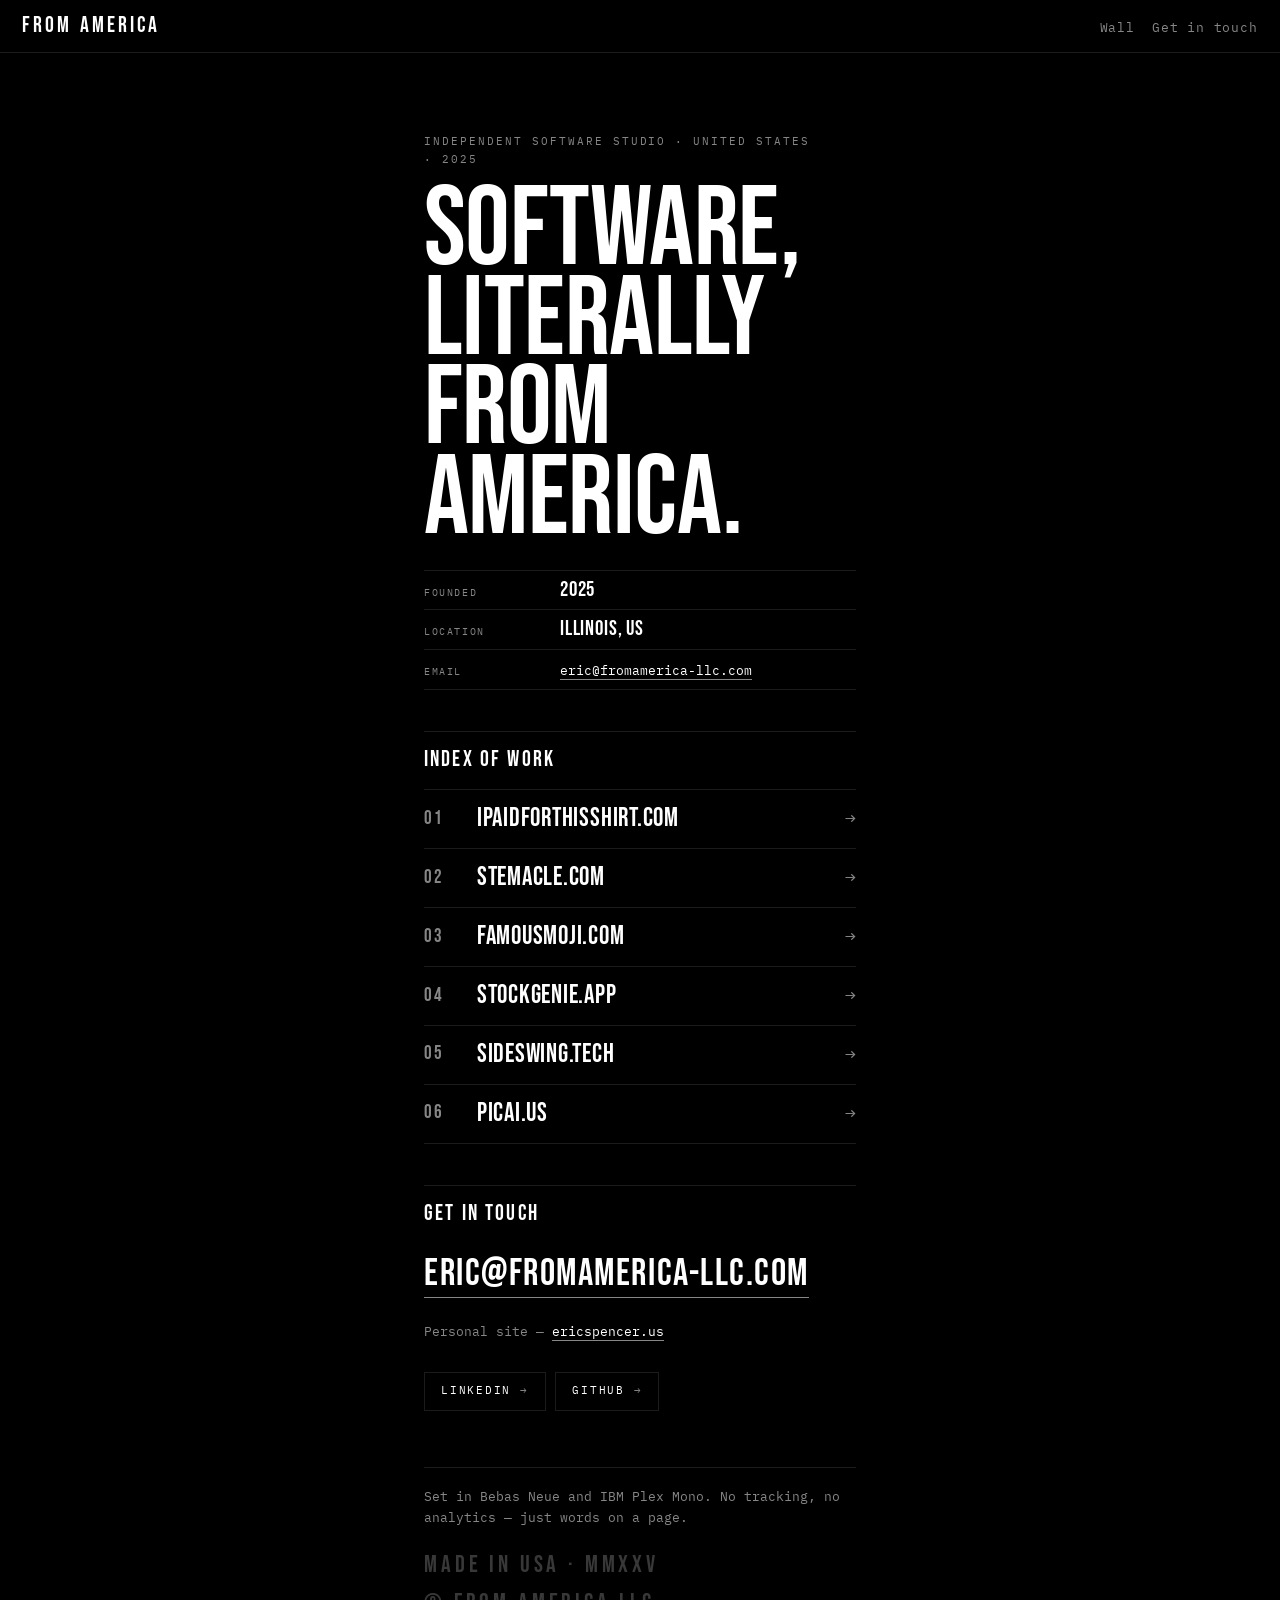
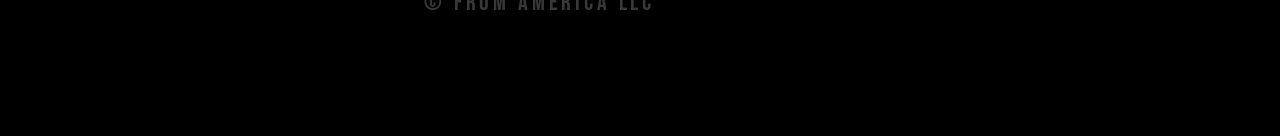
<file: about/index.html>
<!DOCTYPE html>
<html lang="en">
<head>
<meta charset="utf-8">
<meta name="viewport" content="width=device-width, initial-scale=1">
<title>From America LLC — Software, literally from America.</title>
<meta name="description" content="FROM AMERICA LLC — an independent software studio in Illinois making apps for iPhone and tools for the web.">
<link rel="preconnect" href="https://fonts.googleapis.com">
<link rel="preconnect" href="https://fonts.gstatic.com" crossorigin>
<link href="https://fonts.googleapis.com/css2?family=Bebas+Neue&family=IBM+Plex+Mono:wght@400;500;600&display=swap" rel="stylesheet">
<link rel="stylesheet" href="/style.css">
</head>
<body class="page">

<header class="bar">
  <a class="mark" href="/">From America</a>
  <nav class="bar__nav">
    <a class="link" href="/">Wall</a>
    <a class="link" href="mailto:eric@fromamerica-llc.com">Get in touch</a>
  </nav>
</header>

<main class="prose">
  <p class="kicker">Independent software studio &middot; United States &middot; 2025</p>

  <h1 class="prose__title">SOFTWARE,<br>LITERALLY<br>FROM AMERICA.</h1>

  <dl class="facts">
    <div><dt>Founded</dt><dd>2025</dd></div>
    <div><dt>Location</dt><dd>Illinois, US</dd></div>
    <div><dt>Email</dt><dd><a class="mailto" href="mailto:eric@fromamerica-llc.com">eric@fromamerica-llc.com</a></dd></div>
  </dl>

  <h2 class="rule">Index of work</h2>

  <ol class="work">
    <li>
      <a class="work__item work__item--url" href="https://ipaidforthisshirt.com" target="_blank" rel="noopener">
        <span class="work__num">01</span>
        <span class="work__name">ipaidforthisshirt.com</span>
        <span class="work__go" aria-hidden="true">&rarr;</span>
      </a>
    </li>
    <li>
      <a class="work__item work__item--url" href="https://stemacle.com" target="_blank" rel="noopener">
        <span class="work__num">02</span>
        <span class="work__name">stemacle.com</span>
        <span class="work__go" aria-hidden="true">&rarr;</span>
      </a>
    </li>
    <li>
      <a class="work__item work__item--url" href="https://famousmoji.com" target="_blank" rel="noopener">
        <span class="work__num">03</span>
        <span class="work__name">famousmoji.com</span>
        <span class="work__go" aria-hidden="true">&rarr;</span>
      </a>
    </li>
    <li>
      <a class="work__item work__item--url" href="https://stockgenie.app" target="_blank" rel="noopener">
        <span class="work__num">04</span>
        <span class="work__name">stockgenie.app</span>
        <span class="work__go" aria-hidden="true">&rarr;</span>
      </a>
    </li>
    <li>
      <a class="work__item work__item--url" href="https://sideswing.tech" target="_blank" rel="noopener">
        <span class="work__num">05</span>
        <span class="work__name">sideswing.tech</span>
        <span class="work__go" aria-hidden="true">&rarr;</span>
      </a>
    </li>
    <li>
      <a class="work__item work__item--url" href="https://picai.us" target="_blank" rel="noopener">
        <span class="work__num">06</span>
        <span class="work__name">picai.us</span>
        <span class="work__go" aria-hidden="true">&rarr;</span>
      </a>
    </li>
  </ol>

  <h2 class="rule">Get in touch</h2>

  <p><a class="mailto big" href="mailto:eric@fromamerica-llc.com">eric@fromamerica-llc.com</a></p>
  <p class="sub">Personal site &mdash; <a class="mailto" href="https://ericspencer.us" target="_blank" rel="noopener">ericspencer.us</a></p>

  <div class="btns">
    <a class="btn" href="https://www.linkedin.com/company/from-america-llc/" target="_blank" rel="noopener">
      LinkedIn <span class="btn__go" aria-hidden="true">&rarr;</span>
    </a>
    <a class="btn" href="https://github.com/from-america" target="_blank" rel="noopener">
      GitHub <span class="btn__go" aria-hidden="true">&rarr;</span>
    </a>
  </div>

  <footer class="endmatter">
    <p class="sub">Set in Bebas Neue and IBM Plex Mono. No tracking, no
       analytics &mdash; just words on a page.</p>
    <p class="colophon">Made in USA &middot; MMXXV<br>&copy; From America LLC</p>
  </footer>
</main>

</body>
</html>
</file>
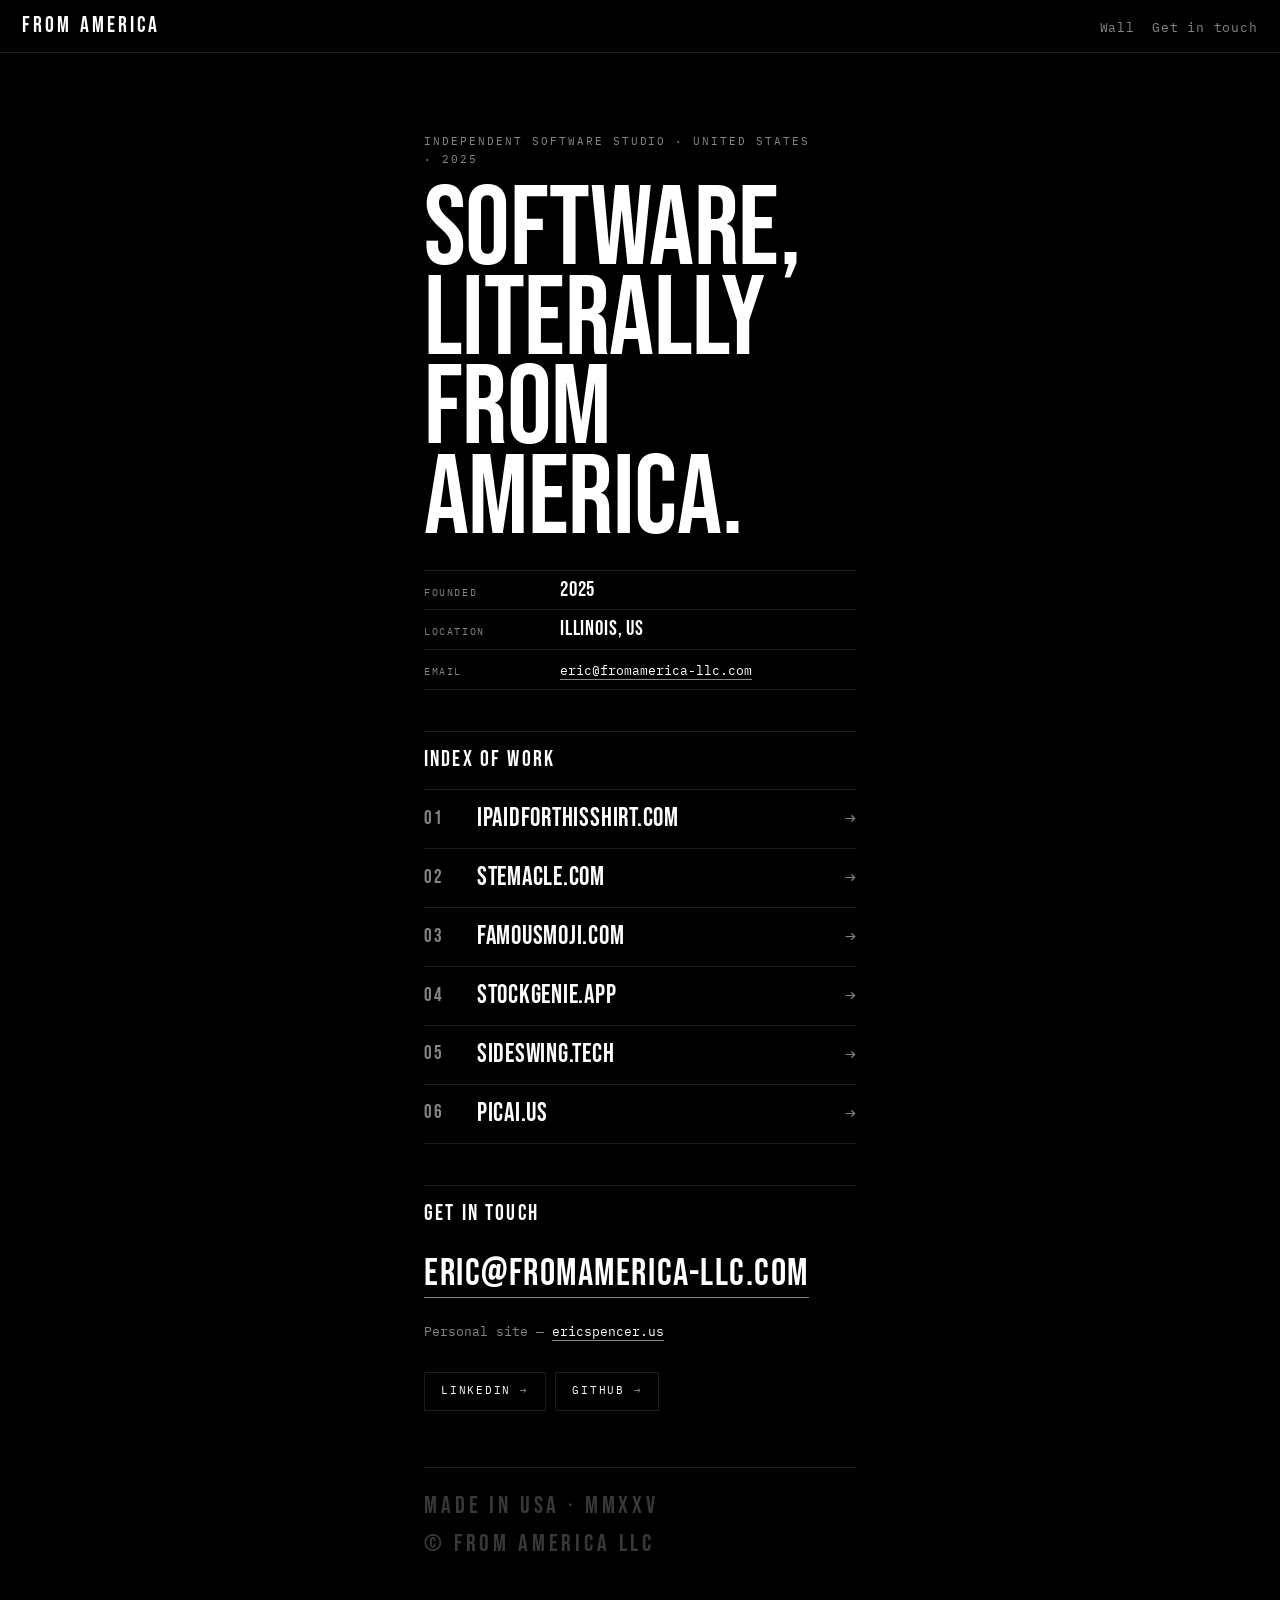
<file: about.html>
<!DOCTYPE html>
<html lang="en">
<head>
<meta charset="utf-8">
<meta name="viewport" content="width=device-width, initial-scale=1">
<title>From America LLC — Software, literally from America.</title>
<meta name="description" content="FROM AMERICA LLC — an independent software studio in Illinois making apps for iPhone and tools for the web.">
<link rel="preconnect" href="https://fonts.googleapis.com">
<link rel="preconnect" href="https://fonts.gstatic.com" crossorigin>
<link href="https://fonts.googleapis.com/css2?family=Bebas+Neue&family=IBM+Plex+Mono:wght@400;500;600&display=swap" rel="stylesheet">
<link rel="stylesheet" href="/style.css">
</head>
<body class="page">

<header class="bar">
  <a class="mark" href="/">From America</a>
  <nav class="bar__nav">
    <a class="link" href="/">Wall</a>
    <a class="link" href="mailto:eric@fromamerica-llc.com">Get in touch</a>
  </nav>
</header>

<main class="prose">
  <p class="kicker">Independent software studio &middot; United States &middot; 2025</p>

  <h1 class="prose__title">SOFTWARE,<br>LITERALLY<br>FROM AMERICA.</h1>

  <dl class="facts">
    <div><dt>Founded</dt><dd>2025</dd></div>
    <div><dt>Location</dt><dd>Illinois, US</dd></div>
    <div><dt>Email</dt><dd><a class="mailto" href="mailto:eric@fromamerica-llc.com">eric@fromamerica-llc.com</a></dd></div>
  </dl>

  <h2 class="rule">Index of work</h2>

  <ol class="work">
    <li>
      <a class="work__item work__item--url" href="https://ipaidforthisshirt.com" target="_blank" rel="noopener">
        <span class="work__num">01</span>
        <span class="work__name">ipaidforthisshirt.com</span>
        <span class="work__go" aria-hidden="true">&rarr;</span>
      </a>
    </li>
    <li>
      <a class="work__item work__item--url" href="https://stemacle.com" target="_blank" rel="noopener">
        <span class="work__num">02</span>
        <span class="work__name">stemacle.com</span>
        <span class="work__go" aria-hidden="true">&rarr;</span>
      </a>
    </li>
    <li>
      <a class="work__item work__item--url" href="https://famousmoji.com" target="_blank" rel="noopener">
        <span class="work__num">03</span>
        <span class="work__name">famousmoji.com</span>
        <span class="work__go" aria-hidden="true">&rarr;</span>
      </a>
    </li>
    <li>
      <a class="work__item work__item--url" href="https://stockgenie.app" target="_blank" rel="noopener">
        <span class="work__num">04</span>
        <span class="work__name">stockgenie.app</span>
        <span class="work__go" aria-hidden="true">&rarr;</span>
      </a>
    </li>
    <li>
      <a class="work__item work__item--url" href="https://sideswing.tech" target="_blank" rel="noopener">
        <span class="work__num">05</span>
        <span class="work__name">sideswing.tech</span>
        <span class="work__go" aria-hidden="true">&rarr;</span>
      </a>
    </li>
    <li>
      <a class="work__item work__item--url" href="https://picai.us" target="_blank" rel="noopener">
        <span class="work__num">06</span>
        <span class="work__name">picai.us</span>
        <span class="work__go" aria-hidden="true">&rarr;</span>
      </a>
    </li>
  </ol>

  <h2 class="rule">Get in touch</h2>

  <p><a class="mailto big" href="mailto:eric@fromamerica-llc.com">eric@fromamerica-llc.com</a></p>
  <p class="sub">Personal site &mdash; <a class="mailto" href="https://ericspencer.us" target="_blank" rel="noopener">ericspencer.us</a></p>

  <div class="btns">
    <a class="btn" href="https://www.linkedin.com/company/from-america-llc/" target="_blank" rel="noopener">
      LinkedIn <span class="btn__go" aria-hidden="true">&rarr;</span>
    </a>
    <a class="btn" href="https://github.com/from-america" target="_blank" rel="noopener">
      GitHub <span class="btn__go" aria-hidden="true">&rarr;</span>
    </a>
  </div>

  <footer class="endmatter">
    <p class="colophon">Made in USA &middot; MMXXV<br>&copy; From America LLC</p>
  </footer>
</main>

</body>
</html>
</file>
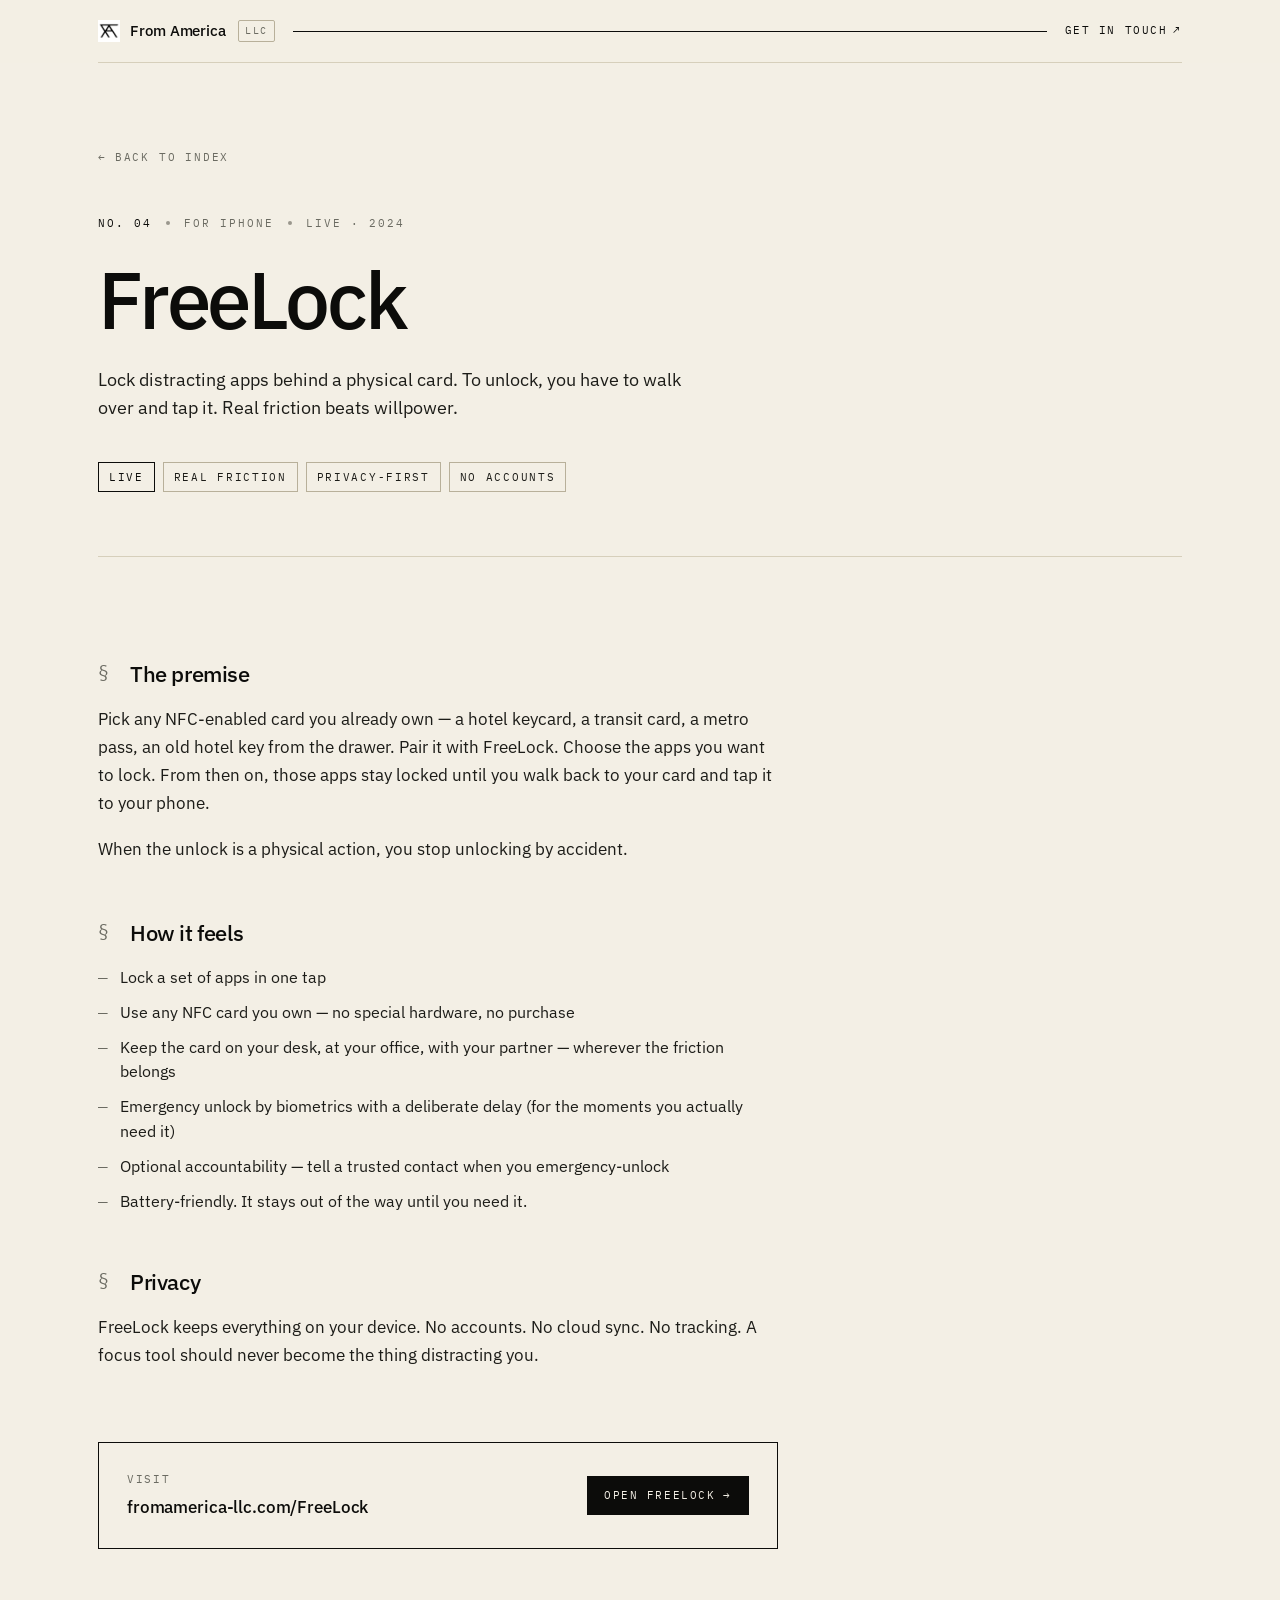
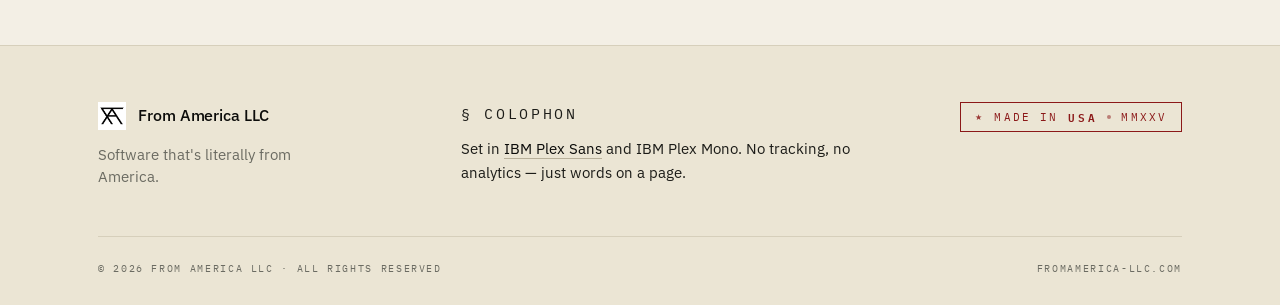
<file: freelock.html>
<!DOCTYPE html>
<html lang="en">
<head>
  <meta charset="UTF-8" />
  <meta name="viewport" content="width=device-width, initial-scale=1.0" />
  <meta name="description" content="FreeLock — lock distracting apps behind a physical NFC card. A focus tool that uses real friction. By FROM AMERICA LLC." />
  <meta name="theme-color" content="#f3efe5" />
  <link rel="icon" type="image/png" href="assets/favicon.png" />
  <link rel="apple-touch-icon" href="assets/favicon.png" />
  <title>FreeLock — Lock your apps behind a physical card · FROM AMERICA LLC</title>
  <link rel="preconnect" href="https://fonts.googleapis.com" />
  <link rel="preconnect" href="https://fonts.gstatic.com" crossorigin />
  <link href="https://fonts.googleapis.com/css2?family=IBM+Plex+Mono:wght@400;500&family=IBM+Plex+Sans:wght@400;500;600&display=swap" rel="stylesheet" />
  <link rel="stylesheet" href="assets/styles.css" />
</head>
<body>
  <header class="site-header">
    <div class="container">
      <div class="header-inner">
        <a class="header-mark" href="index.html" aria-label="From America LLC, home">
          <img src="assets/logo.png" alt="" class="header-logo" />
          <span class="header-name">From America</span>
          <span class="header-suffix">LLC</span>
        </a>
        <span class="header-rule" aria-hidden="true"></span>
        <a class="header-action" href="mailto:eric@fromamerica-llc.com">
          Get in touch
          <span class="ico" aria-hidden="true">↗</span>
        </a>
      </div>
    </div>
  </header>

  <main>
    <section class="sub">
      <div class="container">
        <a class="sub-back" href="index.html">
          <span aria-hidden="true">←</span>
          Back to Index
        </a>

        <div class="sub-hero">
          <p class="sub-hero-kicker">
            <span class="sigil">No. 04</span>
            <span class="sep" aria-hidden="true"></span>
            For iPhone
            <span class="sep" aria-hidden="true"></span>
            Live · 2024
          </p>
          <h1 class="sub-title">FreeLock</h1>
          <p class="sub-tagline">Lock distracting apps behind a physical card. To unlock, you have to walk over and tap it. Real friction beats willpower.</p>
          <div class="sub-tags">
            <span class="tag is-status">Live</span>
            <span class="tag">Real friction</span>
            <span class="tag">Privacy-first</span>
            <span class="tag">No accounts</span>
          </div>
        </div>
      </div>
    </section>

    <section class="sub-content">
      <div class="container">
        <div class="prose">

          <h2>The premise</h2>
          <p>Pick any NFC-enabled card you already own — a hotel keycard, a transit card, a metro pass, an old hotel key from the drawer. Pair it with FreeLock. Choose the apps you want to lock. From then on, those apps stay locked until you walk back to your card and tap it to your phone.</p>
          <p>When the unlock is a physical action, you stop unlocking by accident.</p>

          <h2>How it feels</h2>
          <ul>
            <li>Lock a set of apps in one tap</li>
            <li>Use any NFC card you own — no special hardware, no purchase</li>
            <li>Keep the card on your desk, at your office, with your partner — wherever the friction belongs</li>
            <li>Emergency unlock by biometrics with a deliberate delay (for the moments you actually need it)</li>
            <li>Optional accountability — tell a trusted contact when you emergency-unlock</li>
            <li>Battery-friendly. It stays out of the way until you need it.</li>
          </ul>

          <h2>Privacy</h2>
          <p>FreeLock keeps everything on your device. No accounts. No cloud sync. No tracking. A focus tool should never become the thing distracting you.</p>

          <div class="sub-links" id="links">
            <div class="sub-links-text">
              Visit
              <strong>fromamerica-llc.com/FreeLock</strong>
            </div>
            <div class="sub-links-row">
              <a class="btn btn-primary" href="https://fromamerica-llc.com/FreeLock-web/" target="_blank" rel="noopener">
                Open FreeLock
                <span class="ico" aria-hidden="true">→</span>
              </a>
            </div>
          </div>

        </div>
      </div>
    </section>
  </main>

  <footer class="site-footer">
    <div class="container">
      <div class="footer-inner">
        <div class="footer-mark">
          <div class="footer-mark-row">
            <img src="assets/logo.png" alt="" class="footer-logo" />
            <span class="footer-mark-name">From America LLC</span>
          </div>
          <p class="footer-tagline">Software that's literally from America.</p>
        </div>

        <div class="footer-colophon">
          <p class="footer-colophon-title">§ Colophon</p>
          <p>Set in <a href="https://www.ibm.com/plex/" target="_blank" rel="noopener">IBM Plex Sans</a> and IBM Plex Mono. No tracking, no analytics — just words on a page.</p>
        </div>

        <div class="footer-stamp-wrap" aria-label="Made in the United States of America, 2025">
          <span class="stamp">
            <span class="stamp-star" aria-hidden="true">★</span>
            <span>Made in</span>
            <span class="stamp-strong">USA</span>
            <span class="stamp-divider" aria-hidden="true"></span>
            <span>MMXXV</span>
          </span>
        </div>
      </div>

      <div class="footer-meta">
        <span>© <span id="year"></span> From America LLC · All rights reserved</span>
        <span>fromamerica-llc.com</span>
      </div>
    </div>
  </footer>

  <script>
    document.getElementById('year').textContent = new Date().getFullYear();
  </script>
</body>
</html>
</file>
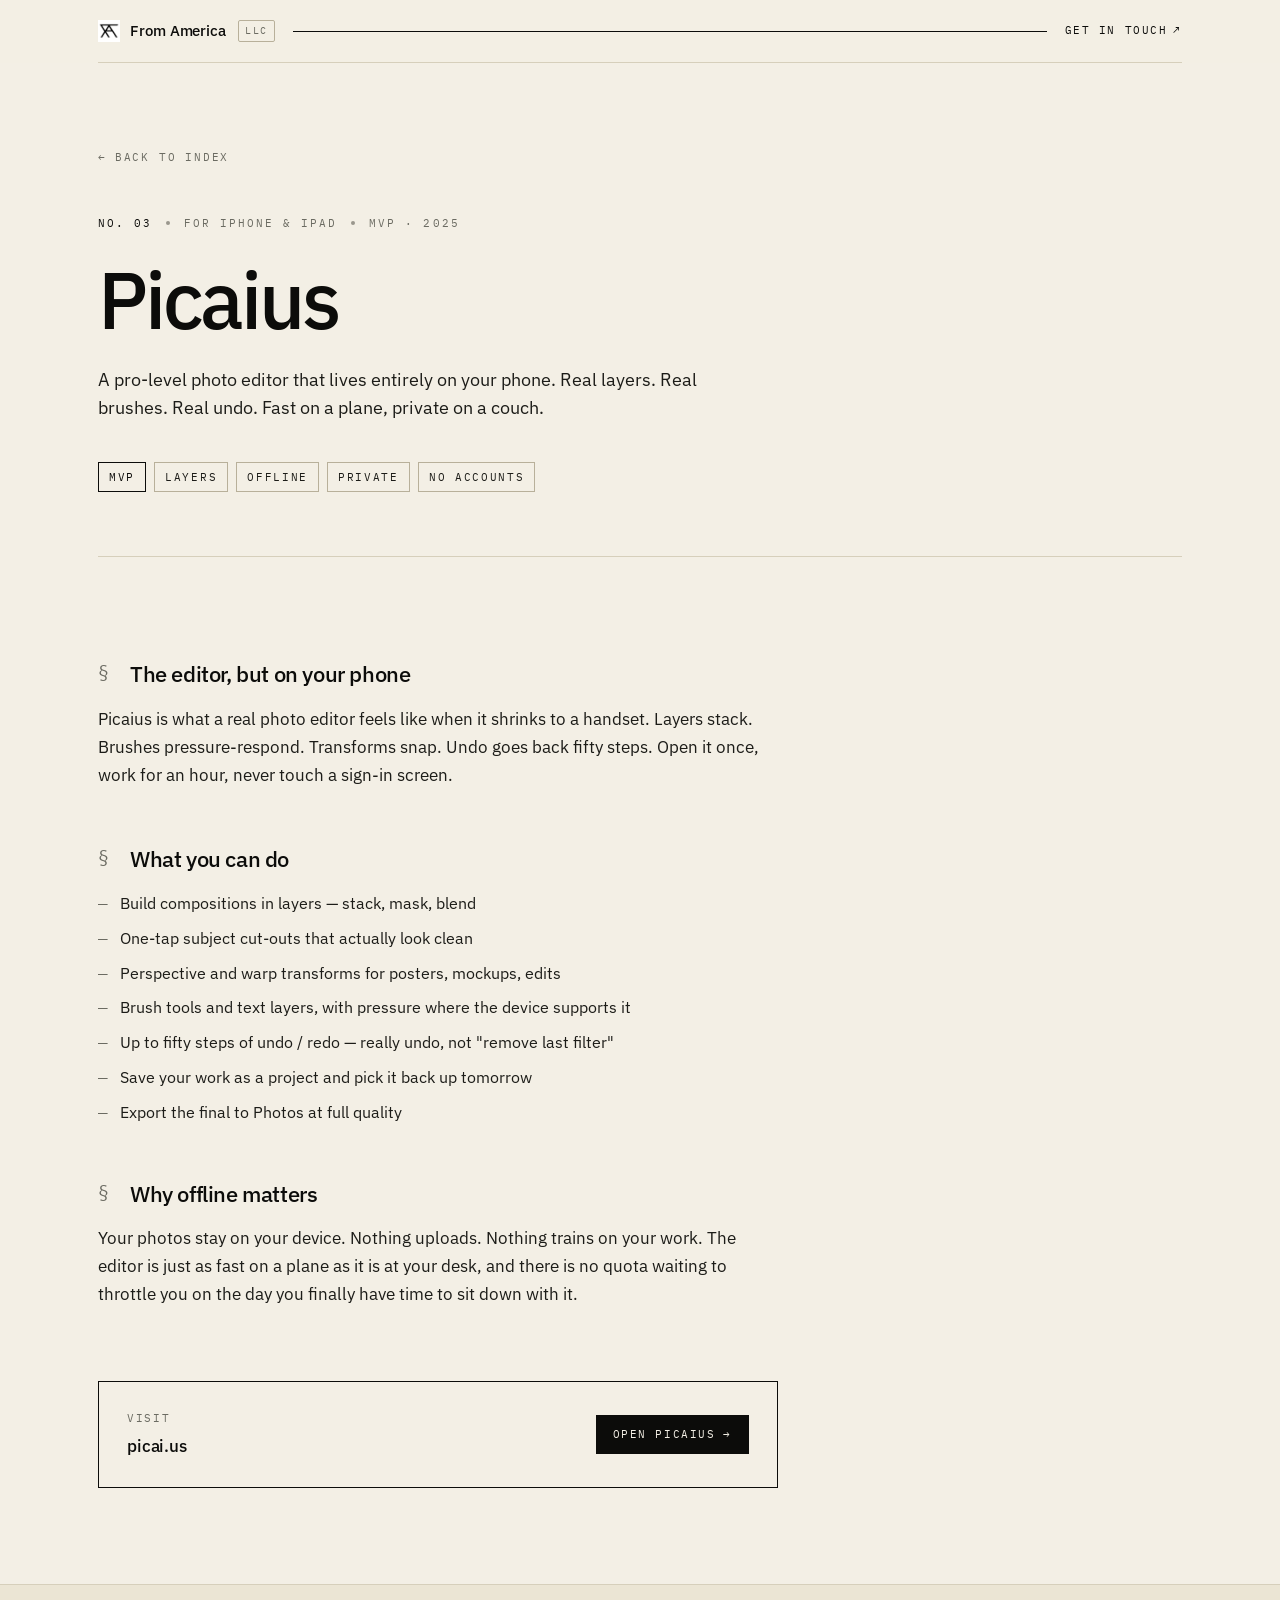
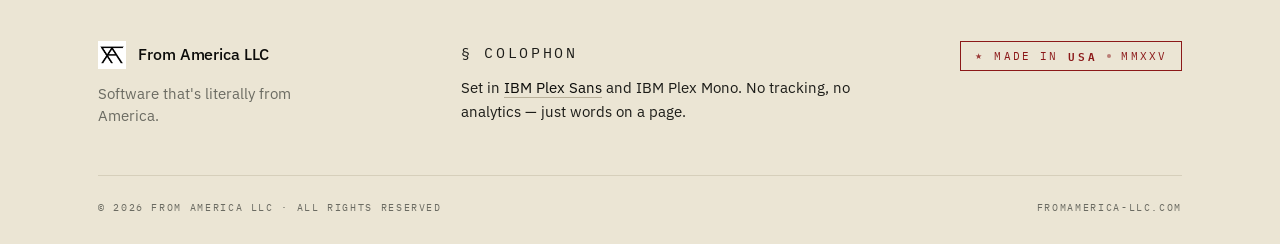
<file: picaius.html>
<!DOCTYPE html>
<html lang="en">
<head>
  <meta charset="UTF-8" />
  <meta name="viewport" content="width=device-width, initial-scale=1.0" />
  <meta name="description" content="Picaius — a pro-level offline photo editor for iPhone and iPad. By FROM AMERICA LLC." />
  <meta name="theme-color" content="#f3efe5" />
  <link rel="icon" type="image/png" href="assets/favicon.png" />
  <link rel="apple-touch-icon" href="assets/favicon.png" />
  <title>Picaius — A real photo editor that lives on your phone · FROM AMERICA LLC</title>
  <link rel="preconnect" href="https://fonts.googleapis.com" />
  <link rel="preconnect" href="https://fonts.gstatic.com" crossorigin />
  <link href="https://fonts.googleapis.com/css2?family=IBM+Plex+Mono:wght@400;500&family=IBM+Plex+Sans:wght@400;500;600&display=swap" rel="stylesheet" />
  <link rel="stylesheet" href="assets/styles.css" />
</head>
<body>
  <header class="site-header">
    <div class="container">
      <div class="header-inner">
        <a class="header-mark" href="index.html" aria-label="From America LLC, home">
          <img src="assets/logo.png" alt="" class="header-logo" />
          <span class="header-name">From America</span>
          <span class="header-suffix">LLC</span>
        </a>
        <span class="header-rule" aria-hidden="true"></span>
        <a class="header-action" href="mailto:eric@fromamerica-llc.com">
          Get in touch
          <span class="ico" aria-hidden="true">↗</span>
        </a>
      </div>
    </div>
  </header>

  <main>
    <section class="sub">
      <div class="container">
        <a class="sub-back" href="index.html">
          <span aria-hidden="true">←</span>
          Back to Index
        </a>

        <div class="sub-hero">
          <p class="sub-hero-kicker">
            <span class="sigil">No. 03</span>
            <span class="sep" aria-hidden="true"></span>
            For iPhone &amp; iPad
            <span class="sep" aria-hidden="true"></span>
            MVP · 2025
          </p>
          <h1 class="sub-title">Picaius</h1>
          <p class="sub-tagline">A pro-level photo editor that lives entirely on your phone. Real layers. Real brushes. Real undo. Fast on a plane, private on a couch.</p>
          <div class="sub-tags">
            <span class="tag is-status">MVP</span>
            <span class="tag">Layers</span>
            <span class="tag">Offline</span>
            <span class="tag">Private</span>
            <span class="tag">No accounts</span>
          </div>
        </div>
      </div>
    </section>

    <section class="sub-content">
      <div class="container">
        <div class="prose">

          <h2>The editor, but on your phone</h2>
          <p>Picaius is what a real photo editor feels like when it shrinks to a handset. Layers stack. Brushes pressure-respond. Transforms snap. Undo goes back fifty steps. Open it once, work for an hour, never touch a sign-in screen.</p>

          <h2>What you can do</h2>
          <ul>
            <li>Build compositions in layers — stack, mask, blend</li>
            <li>One-tap subject cut-outs that actually look clean</li>
            <li>Perspective and warp transforms for posters, mockups, edits</li>
            <li>Brush tools and text layers, with pressure where the device supports it</li>
            <li>Up to fifty steps of undo / redo — really undo, not "remove last filter"</li>
            <li>Save your work as a project and pick it back up tomorrow</li>
            <li>Export the final to Photos at full quality</li>
          </ul>

          <h2>Why offline matters</h2>
          <p>Your photos stay on your device. Nothing uploads. Nothing trains on your work. The editor is just as fast on a plane as it is at your desk, and there is no quota waiting to throttle you on the day you finally have time to sit down with it.</p>

          <div class="sub-links" id="links">
            <div class="sub-links-text">
              Visit
              <strong>picai.us</strong>
            </div>
            <div class="sub-links-row">
              <a class="btn btn-primary" href="https://picai.us" target="_blank" rel="noopener">
                Open Picaius
                <span class="ico" aria-hidden="true">→</span>
              </a>
            </div>
          </div>

        </div>
      </div>
    </section>
  </main>

  <footer class="site-footer">
    <div class="container">
      <div class="footer-inner">
        <div class="footer-mark">
          <div class="footer-mark-row">
            <img src="assets/logo.png" alt="" class="footer-logo" />
            <span class="footer-mark-name">From America LLC</span>
          </div>
          <p class="footer-tagline">Software that's literally from America.</p>
        </div>

        <div class="footer-colophon">
          <p class="footer-colophon-title">§ Colophon</p>
          <p>Set in <a href="https://www.ibm.com/plex/" target="_blank" rel="noopener">IBM Plex Sans</a> and IBM Plex Mono. No tracking, no analytics — just words on a page.</p>
        </div>

        <div class="footer-stamp-wrap" aria-label="Made in the United States of America, 2025">
          <span class="stamp">
            <span class="stamp-star" aria-hidden="true">★</span>
            <span>Made in</span>
            <span class="stamp-strong">USA</span>
            <span class="stamp-divider" aria-hidden="true"></span>
            <span>MMXXV</span>
          </span>
        </div>
      </div>

      <div class="footer-meta">
        <span>© <span id="year"></span> From America LLC · All rights reserved</span>
        <span>fromamerica-llc.com</span>
      </div>
    </div>
  </footer>

  <script>
    document.getElementById('year').textContent = new Date().getFullYear();
  </script>
</body>
</html>
</file>
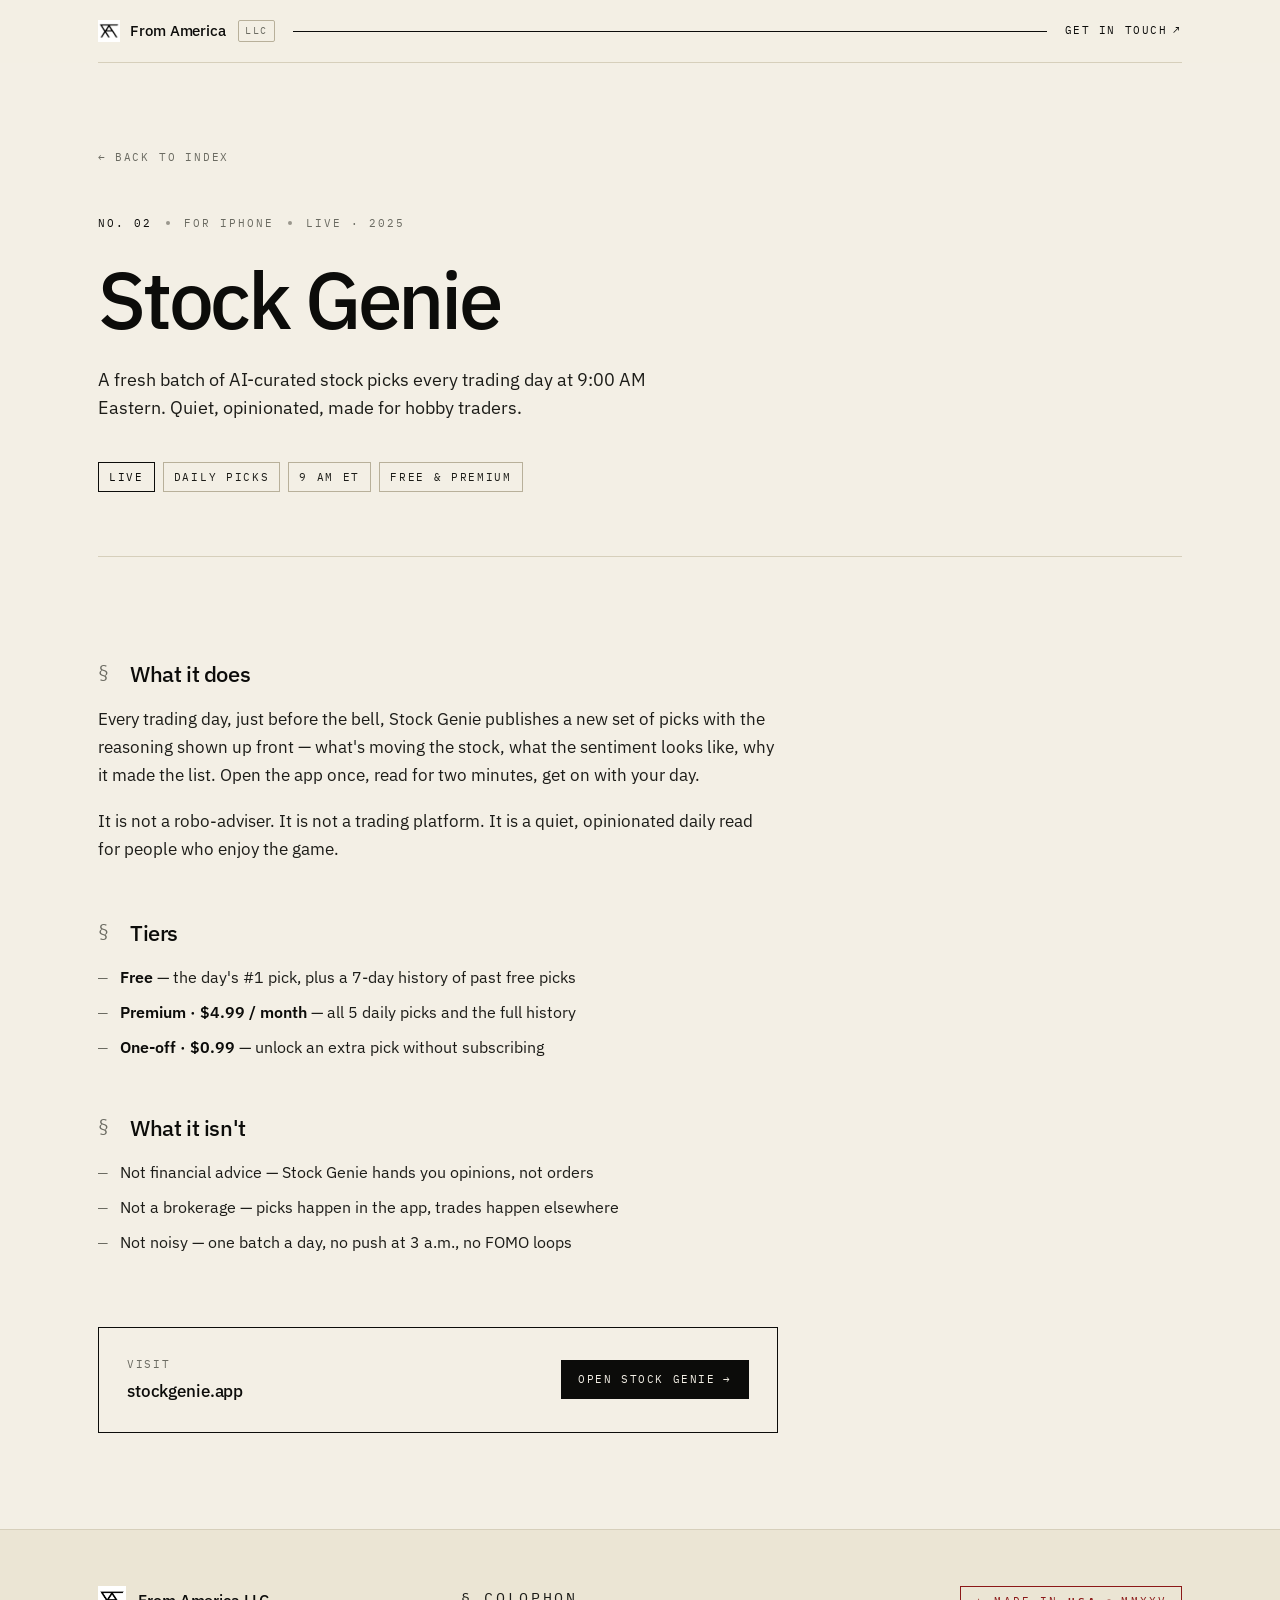
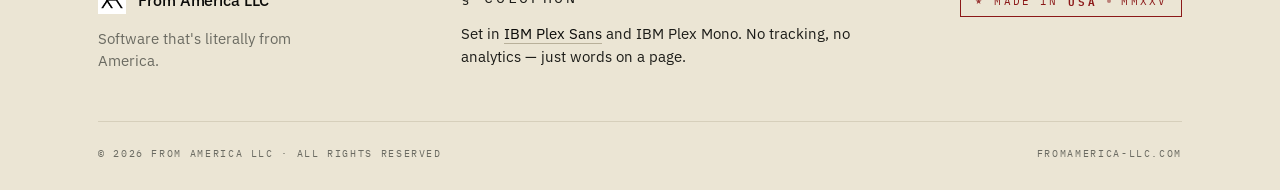
<file: stockgenie.html>
<!DOCTYPE html>
<html lang="en">
<head>
  <meta charset="UTF-8" />
  <meta name="viewport" content="width=device-width, initial-scale=1.0" />
  <meta name="description" content="Stock Genie — a daily, AI-curated stock-picks app for iPhone. Quiet, opinionated, made for hobby traders. By FROM AMERICA LLC." />
  <meta name="theme-color" content="#f3efe5" />
  <link rel="icon" type="image/png" href="assets/favicon.png" />
  <link rel="apple-touch-icon" href="assets/favicon.png" />
  <title>Stock Genie — A fresh batch of picks every trading day · FROM AMERICA LLC</title>
  <link rel="preconnect" href="https://fonts.googleapis.com" />
  <link rel="preconnect" href="https://fonts.gstatic.com" crossorigin />
  <link href="https://fonts.googleapis.com/css2?family=IBM+Plex+Mono:wght@400;500&family=IBM+Plex+Sans:wght@400;500;600&display=swap" rel="stylesheet" />
  <link rel="stylesheet" href="assets/styles.css" />
</head>
<body>
  <header class="site-header">
    <div class="container">
      <div class="header-inner">
        <a class="header-mark" href="index.html" aria-label="From America LLC, home">
          <img src="assets/logo.png" alt="" class="header-logo" />
          <span class="header-name">From America</span>
          <span class="header-suffix">LLC</span>
        </a>
        <span class="header-rule" aria-hidden="true"></span>
        <a class="header-action" href="mailto:eric@fromamerica-llc.com">
          Get in touch
          <span class="ico" aria-hidden="true">↗</span>
        </a>
      </div>
    </div>
  </header>

  <main>
    <section class="sub">
      <div class="container">
        <a class="sub-back" href="index.html">
          <span aria-hidden="true">←</span>
          Back to Index
        </a>

        <div class="sub-hero">
          <p class="sub-hero-kicker">
            <span class="sigil">No. 02</span>
            <span class="sep" aria-hidden="true"></span>
            For iPhone
            <span class="sep" aria-hidden="true"></span>
            Live · 2025
          </p>
          <h1 class="sub-title">Stock Genie</h1>
          <p class="sub-tagline">A fresh batch of AI-curated stock picks every trading day at 9:00 AM Eastern. Quiet, opinionated, made for hobby traders.</p>
          <div class="sub-tags">
            <span class="tag is-status">Live</span>
            <span class="tag">Daily picks</span>
            <span class="tag">9 AM ET</span>
            <span class="tag">Free &amp; Premium</span>
          </div>
        </div>
      </div>
    </section>

    <section class="sub-content">
      <div class="container">
        <div class="prose">

          <h2>What it does</h2>
          <p>Every trading day, just before the bell, Stock Genie publishes a new set of picks with the reasoning shown up front — what's moving the stock, what the sentiment looks like, why it made the list. Open the app once, read for two minutes, get on with your day.</p>
          <p>It is not a robo-adviser. It is not a trading platform. It is a quiet, opinionated daily read for people who enjoy the game.</p>

          <h2>Tiers</h2>
          <ul class="tiers">
            <li><strong>Free</strong> — the day's #1 pick, plus a 7-day history of past free picks</li>
            <li><strong>Premium · $4.99 / month</strong> — all 5 daily picks and the full history</li>
            <li><strong>One-off · $0.99</strong> — unlock an extra pick without subscribing</li>
          </ul>

          <h2>What it isn't</h2>
          <ul>
            <li>Not financial advice — Stock Genie hands you opinions, not orders</li>
            <li>Not a brokerage — picks happen in the app, trades happen elsewhere</li>
            <li>Not noisy — one batch a day, no push at 3 a.m., no FOMO loops</li>
          </ul>

          <div class="sub-links" id="links">
            <div class="sub-links-text">
              Visit
              <strong>stockgenie.app</strong>
            </div>
            <div class="sub-links-row">
              <a class="btn btn-primary" href="https://stockgenie.app" target="_blank" rel="noopener">
                Open Stock Genie
                <span class="ico" aria-hidden="true">→</span>
              </a>
            </div>
          </div>

        </div>
      </div>
    </section>
  </main>

  <footer class="site-footer">
    <div class="container">
      <div class="footer-inner">
        <div class="footer-mark">
          <div class="footer-mark-row">
            <img src="assets/logo.png" alt="" class="footer-logo" />
            <span class="footer-mark-name">From America LLC</span>
          </div>
          <p class="footer-tagline">Software that's literally from America.</p>
        </div>

        <div class="footer-colophon">
          <p class="footer-colophon-title">§ Colophon</p>
          <p>Set in <a href="https://www.ibm.com/plex/" target="_blank" rel="noopener">IBM Plex Sans</a> and IBM Plex Mono. No tracking, no analytics — just words on a page.</p>
        </div>

        <div class="footer-stamp-wrap" aria-label="Made in the United States of America, 2025">
          <span class="stamp">
            <span class="stamp-star" aria-hidden="true">★</span>
            <span>Made in</span>
            <span class="stamp-strong">USA</span>
            <span class="stamp-divider" aria-hidden="true"></span>
            <span>MMXXV</span>
          </span>
        </div>
      </div>

      <div class="footer-meta">
        <span>© <span id="year"></span> From America LLC · All rights reserved</span>
        <span>fromamerica-llc.com</span>
      </div>
    </div>
  </footer>

  <script>
    document.getElementById('year').textContent = new Date().getFullYear();
  </script>
</body>
</html>
</file>
<file: style.css>
/* FROM AMERICA LLC — white and black, nothing else.
   The clips are the only colour on the page. */

:root {
  --black: oklch(0 0 0);
  --white: oklch(1 0 0);
  --dim: oklch(0.62 0 0);
  --hair: oklch(0.22 0 0);

  --font-display: "Bebas Neue", "Haettenschweiler", "Impact", sans-serif;
  --font-body: "IBM Plex Mono", ui-monospace, "SF Mono", monospace;
  --ease: cubic-bezier(0.16, 1, 0.3, 1);
}

*, *::before, *::after { box-sizing: border-box; }

html { -webkit-text-size-adjust: 100%; }

body {
  margin: 0;
  background: var(--black);
  color: var(--white);
  font-family: var(--font-body);
  font-size: 0.8125rem;
  line-height: 1.6;
}

body.is-locked { overflow: hidden; }

::selection { background: var(--white); color: var(--black); }

:where(a, button, video, [tabindex]):focus-visible {
  outline: 2px solid var(--white);
  outline-offset: -2px;
}

/* A compact bar for pages that are not the wall. */

.bar {
  position: sticky;
  top: 0;
  z-index: 30;
  display: flex;
  align-items: baseline;
  justify-content: space-between;
  gap: 1rem;
  padding: 0.55rem clamp(0.75rem, 2vw, 1.4rem);
  background: color-mix(in oklch, var(--black) 88%, transparent);
  border-bottom: 1px solid var(--hair);
}

.mark {
  font-family: var(--font-display);
  font-size: 1.35rem;
  letter-spacing: 0.14em;
  text-transform: uppercase;
  color: var(--white);
  text-decoration: none;
}

.bar__nav { display: flex; gap: 1.1rem; align-items: baseline; }

/* --------------------------------------------------------------- masthead */

.masthead { border-bottom: 1px solid var(--hair); }

.ticker {
  overflow: hidden;
  border-bottom: 1px solid var(--hair);
  padding-block: 0.3rem;
  mask-image: linear-gradient(90deg, transparent, #000 7%, #000 93%, transparent);
}

.ticker__track {
  display: flex;
  gap: 1.6rem;
  width: max-content;
  animation: drift 46s linear infinite;
  font-family: var(--font-display);
  font-size: 0.95rem;
  letter-spacing: 0.22em;
  color: var(--dim);
  white-space: nowrap;
}

.ticker__track span { flex: none; }
.ticker__track span:nth-child(4n) { color: var(--white); }

@keyframes drift { to { transform: translate3d(-50%, 0, 0); } }

.masthead__body {
  display: flex;
  flex-wrap: wrap;
  align-items: flex-end;
  justify-content: space-between;
  gap: 1rem 2rem;
  padding: clamp(0.9rem, 2.5vw, 1.8rem) clamp(0.75rem, 2vw, 1.4rem) clamp(0.7rem, 1.6vw, 1.1rem);
}

.wordmark {
  margin: 0;
  font-family: var(--font-display);
  font-weight: 400;
  font-size: clamp(3.4rem, 14vw, 13rem);
  line-height: 0.76;
  letter-spacing: -0.005em;
  text-transform: uppercase;
  color: var(--white);
}

.wordmark__br { display: block; }

.masthead__nav { display: flex; gap: 1.2rem; align-items: baseline; padding-bottom: 0.4rem; }

.link {
  font: inherit;
  letter-spacing: 0.06em;
  color: var(--dim);
  background: none;
  border: 0;
  padding: 0;
  cursor: pointer;
  text-decoration: none;
  transition: color 140ms var(--ease);
}

.link:hover { color: var(--white); }

/* ------------------------------------------------------------------- wall */

.wall {
  display: grid;
  grid-template-columns: repeat(auto-fill, minmax(min(13rem, 50vw), 1fr));
  gap: 1px;
  background: var(--hair);
}

.tile {
  position: relative;
  aspect-ratio: 16 / 9;
  background: var(--black);
  border: 0;
  padding: 0;
  margin: 0;
  overflow: hidden;
  cursor: pointer;
  display: block;
  color: inherit;
  font: inherit;
}

.tile img, .tile video {
  position: absolute;
  inset: 0;
  width: 100%;
  height: 100%;
  object-fit: cover;
  display: block;
}

.tile video { opacity: 0; transition: opacity 200ms linear; }
.tile.is-live .tile__preview { opacity: 1; }
.tile.is-loud .tile__loud { opacity: 1; z-index: 1; }

/* The mark sits over the clip on hover: the wall is the company's front page,
   so touching any frame of it should say whose it is. */
.tile__logo {
  position: absolute;
  inset: 0;
  z-index: 3;
  display: grid;
  place-content: center;
  padding: 0.6rem;
  font-family: var(--font-display);
  font-size: clamp(1.1rem, 2.4vw, 1.75rem);
  letter-spacing: 0.16em;
  line-height: 1;
  text-align: center;
  text-transform: uppercase;
  color: var(--white);
  background: color-mix(in oklch, var(--black) 42%, transparent);
  opacity: 0;
  transform: scale(1.04);
  transition: opacity 180ms var(--ease), transform 260ms var(--ease);
  pointer-events: none;
}

.tile:hover .tile__logo,
.tile:focus-visible .tile__logo { opacity: 1; transform: none; }

.tile__meta {
  position: absolute;
  inset: auto 0 0 0;
  z-index: 4;
  padding: 1.4rem 0.5rem 0.4rem;
  font-size: 0.625rem;
  letter-spacing: 0.04em;
  line-height: 1.3;
  color: var(--white);
  text-align: left;
  background: linear-gradient(to top, color-mix(in oklch, var(--black) 88%, transparent), transparent);
  opacity: 0;
  transition: opacity 160ms var(--ease);
  pointer-events: none;

  display: -webkit-box;
  -webkit-line-clamp: 2;
  line-clamp: 2;
  -webkit-box-orient: vertical;
  overflow: hidden;
}

.tile:hover .tile__meta,
.tile:focus-visible .tile__meta { opacity: 1; }

.tile:hover { outline: 2px solid var(--white); outline-offset: -2px; z-index: 5; }

.sentinel { height: 1px; }

.empty { padding: 4rem 1.5rem; text-align: center; color: var(--dim); }

/* Autoplay policy means hover audio cannot work before the first gesture.
   Say so, quietly, instead of appearing broken. */
.sound {
  position: fixed;
  left: 50%;
  bottom: 1rem;
  transform: translateX(-50%);
  z-index: 40;
  font: inherit;
  font-size: 0.6875rem;
  letter-spacing: 0.08em;
  color: var(--black);
  background: var(--white);
  border: 0;
  border-radius: 0;
  padding: 0.4rem 0.9rem;
  cursor: pointer;
}

.sound[hidden] { display: none; }

/* ----------------------------------------------------------------- theater */

.theater {
  position: fixed;
  inset: 0;
  z-index: 100;
  display: grid;
  grid-template-rows: 1fr auto;
  background: var(--black);
}

.theater[hidden] { display: none; }

.theater video {
  width: 100%;
  height: 100%;
  min-height: 0;
  object-fit: contain;
  background: var(--black);
}

.theater__close {
  position: fixed;
  top: 0.7rem; right: 0.7rem;
  z-index: 3;
  font: inherit;
  white-space: nowrap;
  color: var(--white);
  background: color-mix(in oklch, var(--black) 82%, transparent);
  border: 1px solid var(--dim);
  border-radius: 0;
  padding: 0.35rem 0.7rem;
  cursor: pointer;
}

.theater__close:hover { background: var(--white); color: var(--black); }

.theater__meta {
  padding: 0.9rem clamp(0.75rem, 2vw, 1.4rem) 1.1rem;
  border-top: 1px solid var(--hair);
}

.theater__said {
  margin: 0;
  font-family: var(--font-display);
  font-size: clamp(1.8rem, 5vw, 3.4rem);
  line-height: 0.95;
  letter-spacing: 0.01em;
  text-transform: uppercase;
}

.theater__src { margin: 0.15rem 0 0.7rem; color: var(--dim); }

.theater__nav { display: flex; gap: 1.1rem; align-items: center; }

.theater__nav button, .theater__nav a {
  font: inherit;
  color: var(--dim);
  background: none;
  border: 0;
  padding: 0;
  cursor: pointer;
  text-decoration: none;
  transition: color 140ms var(--ease);
}

.theater__nav button:hover, .theater__nav a:hover { color: var(--white); }
.theater__nav a { margin-left: auto; }

/* ------------------------------------------------------------------- prose */

.page { background: var(--black); }

.prose {
  max-width: 62ch;
  margin: 0 auto;
  padding: clamp(2rem, 7vw, 5rem) clamp(1.1rem, 4vw, 2rem) 6rem;
}

.prose__title {
  margin: 0 0 1.6rem;
  font-family: var(--font-display);
  font-weight: 400;
  font-size: clamp(3rem, 11vw, 7rem);
  line-height: 0.8;
  letter-spacing: -0.005em;
}

.lede {
  margin: 0 0 2.2rem;
  font-family: var(--font-display);
  font-size: clamp(1.3rem, 3vw, 1.9rem);
  letter-spacing: 0.05em;
  color: var(--dim);
  text-transform: uppercase;
}

.prose h2 {
  margin: 2.6rem 0 0.7rem;
  font-family: var(--font-display);
  font-weight: 400;
  font-size: 1.35rem;
  letter-spacing: 0.1em;
  text-transform: uppercase;
}

.prose p { margin: 0 0 1.1rem; text-wrap: pretty; }
.prose em { font-style: italic; color: var(--white); }
.prose strong { font-weight: 600; }

.mailto { color: var(--white); text-decoration: none; border-bottom: 1px solid var(--dim); }
.mailto:hover { border-color: var(--white); }
.mailto.big { font-family: var(--font-display); font-size: clamp(1.4rem, 4vw, 2.4rem); letter-spacing: 0.04em; }

.kicker {
  margin: 0 0 1.4rem;
  font-size: 0.6875rem;
  letter-spacing: 0.18em;
  text-transform: uppercase;
  color: var(--dim);
}

.lede-body { margin: 0 0 2rem; font-size: 0.9375rem; }

.sub { margin: -0.4rem 0 1.6rem; color: var(--dim); }

.sign { color: var(--dim); }

/* A section rule that reads as a divider without drawing one. */
.rule {
  padding-top: 0.7rem;
  border-top: 1px solid var(--hair);
}

/* Rows, not a grid: three facts or four, there is never an orphan cell. */
.facts {
  margin: 0 0 2.6rem;
  border-top: 1px solid var(--hair);
}

.facts > div {
  display: flex;
  align-items: baseline;
  gap: 1rem;
  padding: 0.55rem 0;
  border-bottom: 1px solid var(--hair);
}

.facts dt {
  flex: 0 0 7.5rem;
  font-size: 0.625rem;
  letter-spacing: 0.16em;
  text-transform: uppercase;
  color: var(--dim);
}

.facts dd {
  margin: 0;
  font-family: var(--font-display);
  font-size: 1.3rem;
  line-height: 1;
  letter-spacing: 0.04em;
  word-break: break-word;
}

.facts dd .mailto { font-family: var(--font-body); font-size: 0.8125rem; letter-spacing: 0; }

/* ------------------------------------------------------------ work index */

.work { list-style: none; margin: 0 0 2.6rem; padding: 0; border-top: 1px solid var(--hair); }

.work__item {
  display: grid;
  grid-template-columns: 2.4rem 1fr 1.4rem;
  gap: 0.9rem;
  align-items: start;
  padding: 1.1rem 0;
  border-bottom: 1px solid var(--hair);
  text-decoration: none;
  color: inherit;
}

.work__num {
  font-family: var(--font-display);
  font-size: 1.2rem;
  letter-spacing: 0.08em;
  color: var(--dim);
  padding-top: 0.15rem;
}

.work__body { display: block; }

.work__name {
  display: block;
  font-family: var(--font-display);
  font-size: clamp(1.5rem, 4vw, 2.1rem);
  line-height: 1;
  letter-spacing: 0.03em;
}

.work__tag {
  display: block;
  margin: 0.25rem 0 0.45rem;
  font-size: 0.625rem;
  letter-spacing: 0.14em;
  text-transform: uppercase;
  color: var(--dim);
}

.work__desc { display: block; color: oklch(0.78 0 0); text-wrap: pretty; }

.work__go {
  font-size: 1.1rem;
  color: var(--dim);
  justify-self: end;
  transition: transform 200ms var(--ease), color 200ms var(--ease);
}

.work__item:hover { background: oklch(0.09 0 0); }
.work__item:hover .work__go { color: var(--white); transform: translateX(0.25rem); }
.work__item:hover .work__name { text-decoration: underline; text-underline-offset: 0.22em; }

/* Bare URLs: one line, no description. */
.work__item--url { align-items: center; padding: 0.85rem 0; }

.work__item--url .work__name {
  font-size: clamp(1.15rem, 3.4vw, 1.6rem);
  overflow-wrap: anywhere;
}

.work__item--url .work__num { padding-top: 0; }

/* ------------------------------------------------------------- buttons */

.btns { display: flex; flex-wrap: wrap; gap: 0.6rem; margin: 1.8rem 0 0; }

.btn {
  display: inline-flex;
  align-items: baseline;
  gap: 0.55rem;
  padding: 0.6rem 1rem;
  border: 1px solid var(--hair);
  color: var(--white);
  text-decoration: none;
  font-size: 0.6875rem;
  letter-spacing: 0.16em;
  text-transform: uppercase;
  transition:
    background-color 200ms var(--ease),
    border-color 200ms var(--ease),
    color 200ms var(--ease);
}

.btn:hover { background: var(--white); border-color: var(--white); color: var(--black); }

.btn__go { color: var(--dim); transition: color 200ms var(--ease); }
.btn:hover .btn__go { color: var(--black); }

.endmatter { margin-top: 3.5rem; padding-top: 1.2rem; border-top: 1px solid var(--hair); }

.colophon {
  margin-top: 3.5rem;
  font-family: var(--font-display);
  font-size: 1.5rem;
  letter-spacing: 0.16em;
  color: oklch(0.34 0 0);
}

@media (prefers-reduced-motion: reduce) {
  .tile video { display: none; }
  .ticker__track { animation: none; }
  *, *::before, *::after { transition-duration: 0.01ms !important; }
}
</file>
<file: assets/styles.css>
/* =========================================================
   FROM AMERICA LLC — Specimen
   A typographic, content-first page. Set in IBM Plex.
   ========================================================= */

/* ---------- Tokens ---------- */
:root {
  --paper:        #f3efe5;
  --paper-2:      #ebe5d4;
  --paper-3:      #e3dcc8;
  --ink:          #0c0c0a;
  --ink-2:        #1c1c18;
  --mute:         #6b6b62;
  --mute-2:       #9a978d;
  --rule:         #d6cfbb;
  --rule-strong:  #b8b09a;
  --stamp:        #8b1818;

  --sans: 'IBM Plex Sans', system-ui, -apple-system, 'Segoe UI', Helvetica, Arial, sans-serif;
  --mono: 'IBM Plex Mono', ui-monospace, 'SF Mono', Menlo, Consolas, monospace;

  --max: 1180px;
  --gutter: 24px;

  --t-fast: 140ms;
  --t-base: 200ms;
  --t-slow: 320ms;
  --ease: cubic-bezier(0.23, 1, 0.32, 1);
  --ease-out: cubic-bezier(0.23, 1, 0.32, 1);
  --ease-in-out: cubic-bezier(0.77, 0, 0.175, 1);
}

@media (min-width: 768px) {
  :root { --gutter: 48px; }
}

* { box-sizing: border-box; }
html { scroll-behavior: smooth; }
body {
  margin: 0;
  background: var(--paper);
  color: var(--ink);
  font-family: var(--sans);
  font-size: 16px;
  line-height: 1.55;
  -webkit-font-smoothing: antialiased;
  text-rendering: optimizeLegibility;
}
a { color: inherit; text-decoration: none; }
img { max-width: 100%; display: block; }
::selection { background: var(--ink); color: var(--paper); }

.container {
  max-width: var(--max);
  margin: 0 auto;
  padding: 0 var(--gutter);
}

/* ---------- Site header ---------- */
.site-header {
  position: sticky;
  top: 0;
  z-index: 50;
  background: color-mix(in srgb, var(--paper) 86%, transparent);
  backdrop-filter: saturate(160%) blur(10px);
  -webkit-backdrop-filter: saturate(160%) blur(10px);
}
.header-inner {
  display: flex;
  align-items: center;
  gap: 14px;
  padding: 18px 0;
  border-bottom: 1px solid var(--rule);
}
.header-mark {
  display: inline-flex;
  align-items: center;
  gap: 10px;
  flex-shrink: 0;
}
.header-logo {
  width: 22px;
  height: 22px;
  object-fit: contain;
}
.header-name {
  font-family: var(--sans);
  font-weight: 500;
  font-size: 0.95rem;
  letter-spacing: -0.005em;
  color: var(--ink);
}
.header-suffix {
  font-family: var(--mono);
  font-size: 0.62rem;
  letter-spacing: 0.16em;
  text-transform: uppercase;
  color: var(--mute);
  padding: 2px 6px;
  border: 1px solid var(--rule-strong);
  border-radius: 2px;
  margin-left: 2px;
}
.header-rule {
  flex: 1;
  height: 1px;
  background: var(--ink);
  margin: 0 4px;
  transform: scaleX(0);
  transform-origin: left;
  animation: rule-draw 700ms var(--ease) 80ms forwards;
}
@keyframes rule-draw {
  to { transform: scaleX(1); }
}
.header-action {
  display: inline-flex;
  align-items: center;
  gap: 6px;
  font-family: var(--mono);
  font-size: 0.7rem;
  letter-spacing: 0.14em;
  text-transform: uppercase;
  color: var(--ink);
  padding: 4px 0;
  border-bottom: 1px solid transparent;
  transition: border-color var(--t-fast) var(--ease-out), transform var(--t-fast) var(--ease-out);
  flex-shrink: 0;
}
.header-action:active { transform: scale(0.97); }
@media (hover: hover) and (pointer: fine) {
  .header-action:hover { border-color: var(--ink); }
  .header-action:hover .ico { transform: translate(2px, -2px); }
}
.header-action .ico { transition: transform var(--t-fast) var(--ease-out); }

/* ---------- Hero ---------- */
.hero {
  padding: 96px 0 80px;
}
.hero-kicker {
  display: inline-flex;
  align-items: center;
  gap: 10px;
  font-family: var(--mono);
  font-size: 0.72rem;
  letter-spacing: 0.16em;
  text-transform: uppercase;
  color: var(--mute);
  margin: 0 0 48px;
}
.kicker-mark {
  width: 8px;
  height: 8px;
  border: 1.5px solid var(--ink);
  background: var(--paper);
  display: inline-block;
  flex-shrink: 0;
}
.hero-statement {
  font-family: var(--sans);
  font-weight: 500;
  font-size: clamp(2.6rem, 8.2vw, 6.4rem);
  line-height: 0.95;
  letter-spacing: -0.04em;
  margin: 0 0 40px;
  color: var(--ink);
  max-width: 14ch;
}
.hero-statement em {
  font-style: normal;
  color: var(--ink);
  position: relative;
}
.hero-statement em::after {
  content: "";
  position: absolute;
  left: 0;
  right: 0;
  bottom: 0.08em;
  height: 0.08em;
  background: var(--ink);
}
.hero-lede {
  font-size: 1.08rem;
  line-height: 1.6;
  color: var(--ink-2);
  margin: 0;
  max-width: 56ch;
}
@media (min-width: 900px) {
  .hero { padding: 140px 0 120px; }
}

/* ---------- Meta strip ---------- */
.meta-strip {
  border-top: 1px solid var(--rule);
  border-bottom: 1px solid var(--rule);
  background: var(--paper-2);
}
.meta-grid {
  display: grid;
  grid-template-columns: 1fr;
  gap: 0;
  margin: 0;
  padding: 0;
}
.meta-grid > div {
  padding: 22px 0;
  border-top: 1px solid var(--rule);
  display: flex;
  flex-direction: column;
  gap: 4px;
}
.meta-grid > div:first-child { border-top: 0; }
.meta-grid dt {
  font-family: var(--mono);
  font-size: 0.64rem;
  letter-spacing: 0.18em;
  text-transform: uppercase;
  color: var(--mute);
  margin: 0;
}
.meta-grid dd {
  margin: 0;
  font-family: var(--sans);
  font-size: 1rem;
  font-weight: 500;
  letter-spacing: -0.005em;
  color: var(--ink);
}
@media (min-width: 720px) {
  .meta-grid { grid-template-columns: repeat(4, 1fr); }
  .meta-grid > div {
    border-top: 0;
    border-left: 1px solid var(--rule);
    padding: 28px 28px;
  }
  .meta-grid > div:first-child {
    border-left: 0;
    padding-left: 0;
  }
}

/* ---------- Section primitives ---------- */
.section { padding: 120px 0; }
.kicker {
  display: inline-block;
  font-family: var(--mono);
  font-size: 0.7rem;
  letter-spacing: 0.16em;
  text-transform: uppercase;
  color: var(--mute);
  margin: 0 0 24px;
}
.kicker-sigil { color: var(--ink); margin-right: 4px; }
.h2 {
  font-family: var(--sans);
  font-weight: 500;
  font-size: clamp(1.7rem, 3.6vw, 2.6rem);
  line-height: 1.08;
  letter-spacing: -0.028em;
  margin: 0;
  color: var(--ink);
  max-width: 24ch;
}

/* ---------- Index of work ---------- */
.index { padding: 96px 0 0; }
.index-head {
  margin-bottom: 48px;
}
.works {
  list-style: none;
  margin: 0;
  padding: 0;
  border-top: 1px solid var(--ink);
}
.work {
  border-bottom: 1px solid var(--rule);
  transition: background-color var(--t-base) var(--ease-out);
  opacity: 0;
  transform: translateY(8px);
  animation: work-enter 480ms var(--ease-out) forwards;
}
.work:nth-child(1) { animation-delay: 80ms; }
.work:nth-child(2) { animation-delay: 140ms; }
.work:nth-child(3) { animation-delay: 200ms; }
.work:nth-child(4) { animation-delay: 260ms; }
@keyframes work-enter {
  to { opacity: 1; transform: translateY(0); }
}
@media (hover: hover) and (pointer: fine) {
  .work:hover { background: var(--paper-2); }
  .work:hover .work-arrow { transform: translateX(8px); }
}
.work:active { background: var(--paper-3); }
.work-link {
  display: grid;
  grid-template-columns: 44px minmax(0, 1fr) auto;
  grid-template-rows: auto auto;
  column-gap: 24px;
  row-gap: 6px;
  align-items: baseline;
  padding: 28px 0;
  position: relative;
}
.work-num {
  font-family: var(--mono);
  font-size: 0.82rem;
  letter-spacing: 0.04em;
  color: var(--mute);
  grid-row: 1 / span 2;
  align-self: start;
  padding-top: 6px;
}
.work-row {
  display: flex;
  align-items: baseline;
  gap: 14px;
  flex-wrap: wrap;
  grid-column: 2;
}
.work-name {
  font-family: var(--sans);
  font-weight: 500;
  font-size: 1.45rem;
  line-height: 1.1;
  letter-spacing: -0.018em;
  color: var(--ink);
}
.work-tags {
  display: inline-flex;
  align-items: center;
  gap: 10px;
  font-family: var(--mono);
  font-size: 0.66rem;
  letter-spacing: 0.16em;
  text-transform: uppercase;
  color: var(--mute);
}
.work-tags::before {
  content: "//";
  color: var(--mute-2);
}
.work-desc {
  grid-column: 2;
  font-size: 1rem;
  color: var(--ink-2);
  margin: 0;
  max-width: 64ch;
  line-height: 1.5;
}
.work-arrow {
  grid-column: 3;
  grid-row: 1 / span 2;
  align-self: center;
  font-family: var(--mono);
  font-size: 1.05rem;
  color: var(--ink);
  transition: transform var(--t-base) var(--ease-out);
  padding-right: 4px;
}

@media (max-width: 640px) {
  .work-link {
    grid-template-columns: 32px minmax(0, 1fr);
    column-gap: 16px;
  }
  .work-arrow {
    grid-column: 2;
    grid-row: 3;
    justify-self: end;
    padding-top: 6px;
  }
  .work-name { font-size: 1.2rem; }
}

/* ---------- Founder ---------- */
.founder { padding: 120px 0 96px; }
.founder-grid {
  display: grid;
  gap: 48px;
  align-items: start;
}
@media (min-width: 900px) {
  .founder-grid {
    grid-template-columns: minmax(0, 1.25fr) minmax(0, 1fr);
    gap: 96px;
  }
}
.founder-text p {
  font-family: var(--sans);
  font-size: 1.12rem;
  line-height: 1.6;
  color: var(--ink-2);
  margin: 0 0 22px;
  max-width: 54ch;
}
.founder-sign {
  font-family: var(--mono);
  font-size: 0.92rem;
  color: var(--mute);
  margin-top: 36px !important;
  letter-spacing: 0.02em;
}

.founder-register {
  margin: 0;
  padding: 0;
}
.founder-register > div {
  display: grid;
  grid-template-columns: 110px minmax(0, 1fr);
  gap: 16px;
  padding: 14px 0;
  border-bottom: 1px solid var(--rule);
}
.founder-register > div:first-child { border-top: 1px solid var(--ink); }
.founder-register dt {
  font-family: var(--mono);
  font-size: 0.64rem;
  letter-spacing: 0.18em;
  text-transform: uppercase;
  color: var(--mute);
  padding-top: 2px;
}
.founder-register dd {
  margin: 0;
  font-size: 0.96rem;
  color: var(--ink-2);
}
.founder-register a {
  color: var(--ink);
  border-bottom: 1px solid var(--rule-strong);
  transition: border-color var(--t-fast) ease;
}
.founder-register a:hover { border-color: var(--ink); }

/* ---------- Closing ---------- */
.closing {
  padding: 96px 0 96px;
  border-top: 1px solid var(--rule);
}
.closing-kicker {
  display: inline-block;
  font-family: var(--mono);
  font-size: 0.72rem;
  letter-spacing: 0.16em;
  text-transform: uppercase;
  color: var(--mute);
  margin: 0 0 28px;
}
.closing-link {
  display: inline-flex;
  align-items: baseline;
  gap: 14px;
  font-family: var(--sans);
  font-weight: 500;
  font-size: clamp(1.6rem, 5vw, 3.4rem);
  line-height: 1.05;
  letter-spacing: -0.03em;
  color: var(--ink);
  border-bottom: 1px solid var(--ink);
  padding-bottom: 6px;
  transition: opacity var(--t-fast) var(--ease-out), transform var(--t-fast) var(--ease-out);
}
.closing-link:active { transform: scale(0.985); }
@media (hover: hover) and (pointer: fine) {
  .closing-link:hover { opacity: 0.72; }
  .closing-link:hover .ico { transform: translate(6px, -6px); }
}
.closing-link .ico {
  font-size: 0.62em;
  transition: transform var(--t-base) var(--ease-out);
}
.closing-sub {
  margin: 32px 0 0;
  font-size: 0.98rem;
  color: var(--mute);
}
.closing-sub a {
  color: var(--ink);
  border-bottom: 1px solid var(--rule-strong);
  transition: border-color var(--t-fast) ease;
}
.closing-sub a:hover { border-color: var(--ink); }

/* ---------- Site footer ---------- */
.site-footer {
  border-top: 1px solid var(--rule);
  padding: 56px 0 28px;
  background: var(--paper-2);
}
.footer-inner {
  display: grid;
  gap: 40px;
  align-items: start;
  margin-bottom: 40px;
}
@media (min-width: 820px) {
  .footer-inner {
    grid-template-columns: 1.1fr 1.6fr auto;
    gap: 64px;
  }
}
.footer-mark {
  display: flex;
  flex-direction: column;
  gap: 14px;
}
.footer-mark-row {
  display: flex;
  align-items: center;
  gap: 12px;
}
.footer-logo {
  width: 28px;
  height: 28px;
  object-fit: contain;
}
.footer-mark-name {
  font-family: var(--sans);
  font-weight: 500;
  font-size: 1rem;
  letter-spacing: -0.005em;
  color: var(--ink);
}
.footer-tagline {
  margin: 0;
  font-size: 0.92rem;
  color: var(--mute);
  max-width: 28ch;
  line-height: 1.5;
}

.footer-colophon-title {
  font-family: var(--mono);
  font-size: 0.64rem;
  letter-spacing: 0.18em;
  text-transform: uppercase;
  color: var(--mute-2);
  margin: 0 0 14px;
}
.footer-colophon p {
  margin: 0 0 12px;
  font-size: 0.92rem;
  line-height: 1.6;
  color: var(--ink-2);
  max-width: 56ch;
}
.footer-colophon a {
  color: var(--ink);
  border-bottom: 1px solid var(--rule-strong);
  transition: border-color var(--t-fast) ease;
}
.footer-colophon a:hover { border-color: var(--ink); }

/* ---------- The single red moment: the stamp ---------- */
.stamp {
  display: inline-flex;
  align-items: center;
  gap: 10px;
  padding: 9px 14px;
  border: 1.5px solid var(--stamp);
  color: var(--stamp);
  background: transparent;
  font-family: var(--mono);
  font-size: 0.66rem;
  letter-spacing: 0.2em;
  text-transform: uppercase;
  line-height: 1;
  white-space: nowrap;
}
.stamp-star { font-size: 0.8em; opacity: 0.85; }
.stamp-strong { font-weight: 600; letter-spacing: 0.26em; }
.stamp-divider {
  display: inline-block;
  width: 4px;
  height: 4px;
  background: var(--stamp);
  border-radius: 50%;
  opacity: 0.5;
}

.footer-meta {
  display: flex;
  flex-wrap: wrap;
  align-items: center;
  justify-content: space-between;
  gap: 16px;
  padding-top: 24px;
  border-top: 1px solid var(--rule);
  font-family: var(--mono);
  font-size: 0.64rem;
  letter-spacing: 0.16em;
  text-transform: uppercase;
  color: var(--mute);
}

/* =========================================================
   Subpages (product detail)
   ========================================================= */

.sub {
  padding: 80px 0 24px;
}
.sub-back {
  display: inline-flex;
  align-items: center;
  gap: 8px;
  font-family: var(--mono);
  font-size: 0.7rem;
  letter-spacing: 0.16em;
  text-transform: uppercase;
  color: var(--mute);
  margin: 0 0 48px;
  transition: color var(--t-fast) var(--ease-out), gap var(--t-fast) var(--ease-out);
}
@media (hover: hover) and (pointer: fine) {
  .sub-back:hover { color: var(--ink); gap: 12px; }
}

.sub-hero {
  padding-bottom: 64px;
  border-bottom: 1px solid var(--rule);
}
.sub-hero-kicker {
  font-family: var(--mono);
  font-size: 0.7rem;
  letter-spacing: 0.18em;
  text-transform: uppercase;
  color: var(--mute);
  margin: 0 0 28px;
  display: flex;
  flex-wrap: wrap;
  gap: 14px;
  align-items: center;
}
.sub-hero-kicker .sigil { color: var(--ink); }
.sub-hero-kicker .sep {
  width: 4px;
  height: 4px;
  background: var(--mute-2);
  border-radius: 50%;
}
.sub-title {
  font-family: var(--sans);
  font-weight: 500;
  font-size: clamp(2.4rem, 6.4vw, 5rem);
  line-height: 0.98;
  letter-spacing: -0.04em;
  margin: 0 0 28px;
  color: var(--ink);
}
.sub-title em {
  font-style: normal;
  color: inherit;
}
.sub-tagline {
  font-size: 1.12rem;
  color: var(--ink-2);
  margin: 0 0 40px;
  max-width: 56ch;
  line-height: 1.55;
}
.sub-tags {
  display: flex;
  flex-wrap: wrap;
  gap: 8px;
}
.tag {
  font-family: var(--mono);
  font-size: 0.66rem;
  letter-spacing: 0.16em;
  text-transform: uppercase;
  padding: 6px 10px;
  border: 1px solid var(--rule-strong);
  color: var(--ink-2);
  background: var(--paper);
}
.tag.is-status {
  border-color: var(--ink);
  color: var(--ink);
  background: var(--paper);
}

/* ---------- Prose ---------- */
.sub-content { padding: 80px 0 96px; }
.prose { max-width: 68ch; }
.prose h2 {
  font-family: var(--sans);
  font-weight: 500;
  font-size: 1.4rem;
  line-height: 1.2;
  letter-spacing: -0.018em;
  margin: 56px 0 18px;
  color: var(--ink);
  position: relative;
  padding-left: 32px;
}
.prose h2::before {
  content: "§";
  position: absolute;
  left: 0;
  top: 0;
  font-family: var(--mono);
  font-weight: 400;
  font-size: 1.1rem;
  color: var(--mute);
  line-height: 1.2;
}
.prose h2:first-child { margin-top: 0; }
.prose p {
  font-size: 1.06rem;
  line-height: 1.65;
  color: var(--ink-2);
  margin: 0 0 18px;
}
.prose ul {
  padding: 0;
  list-style: none;
  margin: 0 0 24px;
}
.prose ul li {
  position: relative;
  padding-left: 22px;
  margin: 10px 0;
  color: var(--ink-2);
  font-size: 1rem;
  line-height: 1.55;
}
.prose ul li::before {
  content: "—";
  position: absolute;
  left: 0;
  top: 0;
  color: var(--mute);
  font-family: var(--mono);
}
.prose code {
  font-family: var(--mono);
  font-size: 0.86em;
  background: var(--paper-2);
  padding: 2px 6px;
  border-radius: 2px;
  color: var(--ink);
}
.prose a:not(.btn) {
  color: var(--ink);
  border-bottom: 1px solid var(--ink);
  transition: opacity var(--t-fast) ease;
}
.prose a:not(.btn):hover { opacity: 0.7; }
.prose strong { font-weight: 600; color: var(--ink); }

/* ---------- Sub links block ---------- */
.sub-links {
  margin-top: 72px;
  padding: 28px;
  border: 1px solid var(--ink);
  background: var(--paper);
  display: flex;
  flex-wrap: wrap;
  gap: 24px;
  align-items: center;
  justify-content: space-between;
}
.sub-links-text {
  font-family: var(--mono);
  font-size: 0.66rem;
  letter-spacing: 0.16em;
  text-transform: uppercase;
  color: var(--mute);
  flex-shrink: 0;
}
.sub-links-text strong {
  display: block;
  font-family: var(--sans);
  font-weight: 500;
  font-size: 1.05rem;
  letter-spacing: -0.008em;
  text-transform: none;
  color: var(--ink);
  margin-top: 6px;
}
.sub-links-row {
  display: flex;
  flex-wrap: wrap;
  gap: 8px;
}
.btn {
  display: inline-flex;
  align-items: center;
  gap: 8px;
  padding: 10px 16px;
  border: 1px solid var(--ink);
  color: var(--ink);
  background: var(--paper);
  font-family: var(--mono);
  font-size: 0.7rem;
  letter-spacing: 0.14em;
  text-transform: uppercase;
  cursor: pointer;
  transition:
    background-color var(--t-fast) var(--ease-out),
    color var(--t-fast) var(--ease-out),
    transform var(--t-fast) var(--ease-out);
}
.btn:active { transform: scale(0.97); }
@media (hover: hover) and (pointer: fine) {
  .btn:hover { background: var(--ink); color: var(--paper); }
  .btn:hover .ico { transform: translateX(2px); }
}
.btn-primary {
  background: var(--ink);
  color: var(--paper);
}
@media (hover: hover) and (pointer: fine) {
  .btn-primary:hover { background: var(--paper); color: var(--ink); }
}
.btn .ico { transition: transform var(--t-fast) var(--ease-out); }

/* ---------- Pricing rows (tabular numerals) ---------- */
.prose .tiers {
  font-variant-numeric: tabular-nums;
  font-feature-settings: "tnum";
}

/* ---------- Reduced motion ---------- */
@media (prefers-reduced-motion: reduce) {
  .header-rule { animation: none; transform: scaleX(1); }
  .work { opacity: 1; transform: none; animation: none; }
  *, *::before, *::after {
    transition-duration: 0.01ms !important;
    animation-duration: 0.01ms !important;
  }
}

/* ---------- Utilities ---------- */
.sr-only {
  position: absolute;
  width: 1px;
  height: 1px;
  padding: 0;
  margin: -1px;
  overflow: hidden;
  clip: rect(0, 0, 0, 0);
  white-space: nowrap;
  border: 0;
}
</file>
